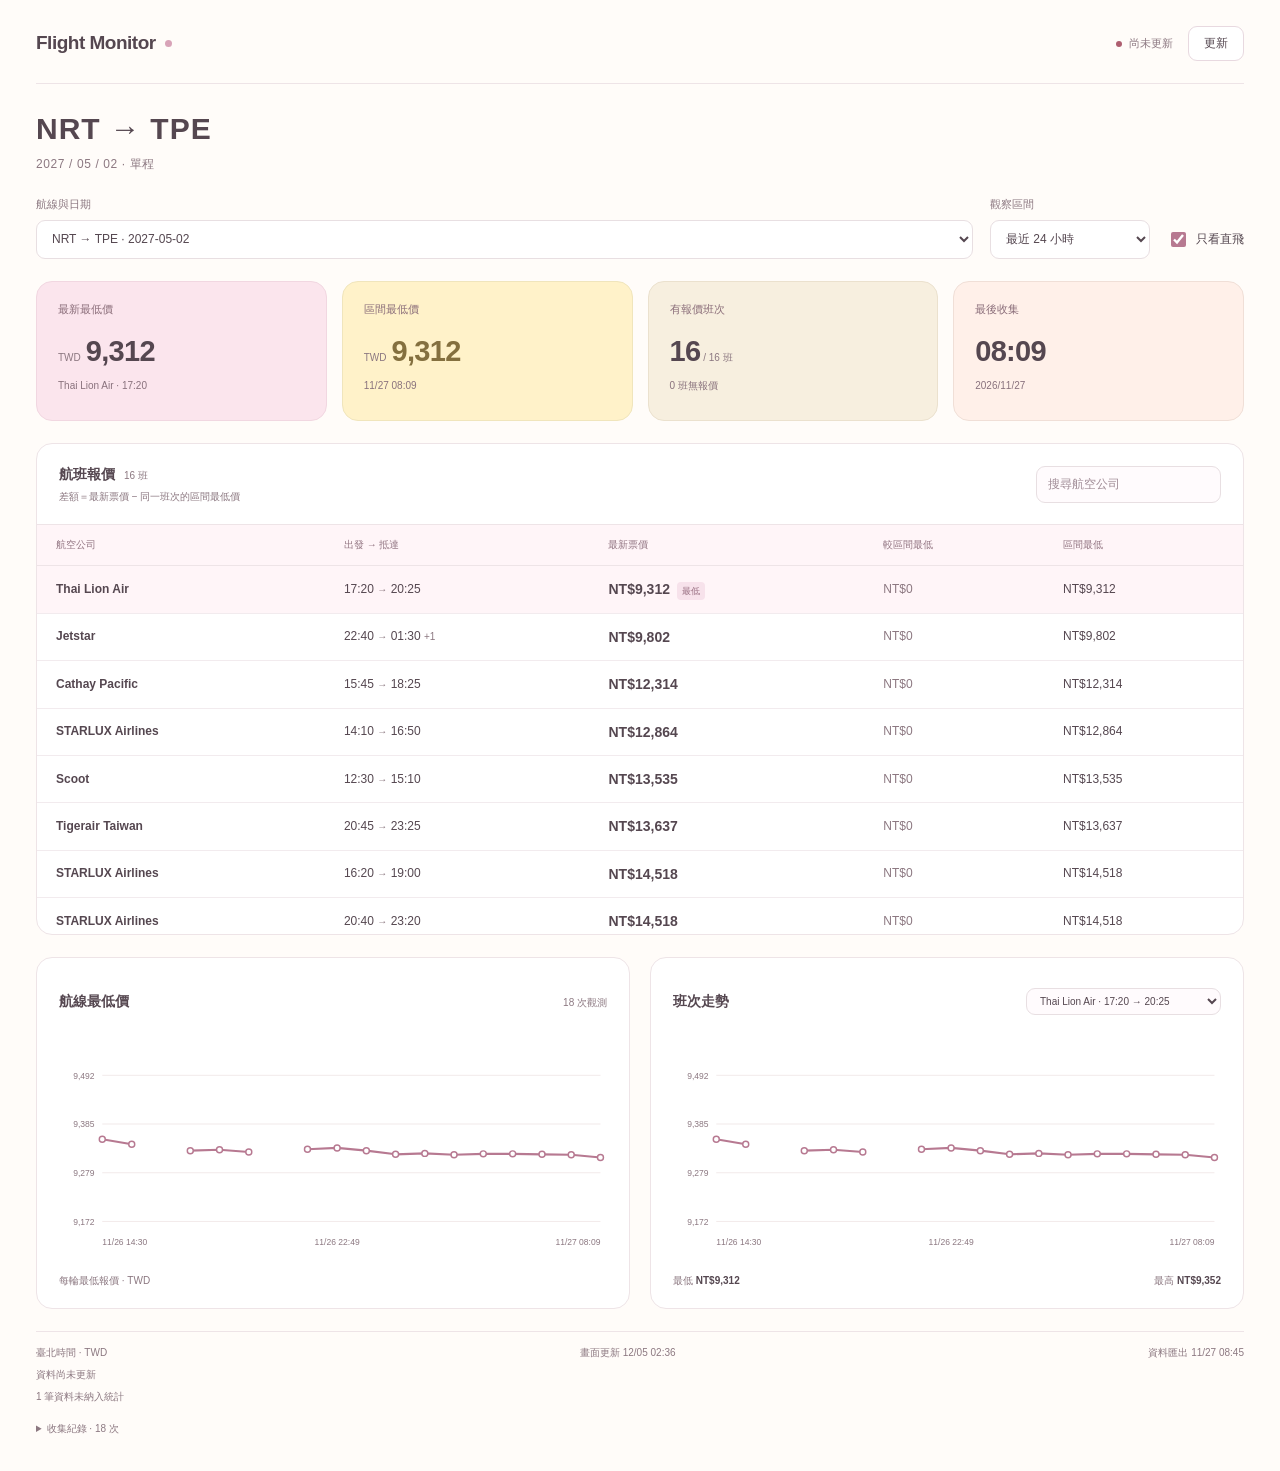
<file: docs/index.html>
<!doctype html>
<html lang="zh-Hant" data-source="json">
  <head>
    <meta charset="utf-8">
    <meta name="viewport" content="width=device-width, initial-scale=1">
    <title>Flight Monitor</title>
    <link rel="icon" href="data:,">
    <link rel="stylesheet" href="./frontend/dashboard.css">
    <script src="./frontend/dashboard.js" defer></script>
  </head>
  <body>
    <main class="dashboard">
      <header class="page-header">
        <div class="brand">Flight Monitor<span class="brand-dot" aria-hidden="true"></span></div>
        <div class="header-actions">
          <span class="connection-status" id="live" role="status">
            <span class="status-dot" aria-hidden="true"></span>
            <span id="liveText">載入中</span>
          </span>
          <button class="button" id="refresh" type="button">更新</button>
        </div>
      </header>

      <section class="route-heading" aria-label="目前航線">
        <h1 id="routeTitle">機票追蹤</h1>
        <p id="routeDescription"></p>
      </section>

      <section class="filters" aria-label="篩選條件">
        <div class="field field-route">
          <label for="route">航線與日期</label>
          <select id="route"><option value="">載入中…</option></select>
        </div>
        <div class="field">
          <label for="hours">觀察區間</label>
          <select id="hours">
            <option value="24">最近 24 小時</option>
            <option value="168">最近 7 天</option>
            <option value="720">最近 30 天</option>
            <option value="0">全部歷史</option>
          </select>
        </div>
        <label class="checkbox-label">
          <input id="nonstop" type="checkbox" checked>
          只看直飛
        </label>
      </section>

      <section class="metrics" aria-label="報價摘要">
        <article class="metric-card metric-pink">
          <h2>最新最低價</h2>
          <p class="metric-value" id="currentPrice">—</p>
          <p class="metric-detail" id="currentFlight">—</p>
        </article>
        <article class="metric-card metric-yellow">
          <h2>區間最低價</h2>
          <p class="metric-value" id="historyPrice">—</p>
          <p class="metric-detail" id="historyTime">—</p>
        </article>
        <article class="metric-card metric-cream">
          <h2>有報價班次</h2>
          <p class="metric-value" id="quoteCount">—</p>
          <p class="metric-detail" id="quoteNote">—</p>
        </article>
        <article class="metric-card metric-peach">
          <h2>最後收集</h2>
          <p class="metric-value" id="lastTime">—</p>
          <p class="metric-detail" id="lastDate">—</p>
        </article>
      </section>

      <section class="panel flights-panel" aria-labelledby="flightsTitle">
        <div class="panel-header">
          <div>
            <h2 id="flightsTitle">航班報價 <span class="count" id="tableCount"></span></h2>
            <p class="caption" id="comparisonTime"></p>
          </div>
          <input class="search" id="search" type="search" placeholder="搜尋航空公司" aria-label="搜尋航空公司">
        </div>
        <div class="table-scroll">
          <table>
            <thead>
              <tr>
                <th scope="col">航空公司</th>
                <th scope="col">出發 → 抵達</th>
                <th scope="col">最新票價</th>
                <th scope="col">較區間最低</th>
                <th scope="col">區間最低</th>
              </tr>
            </thead>
            <tbody id="flightTable"></tbody>
          </table>
          <div class="empty-state" id="tableEmpty" hidden>沒有符合條件的航班</div>
        </div>
      </section>

      <section class="charts" aria-label="價格走勢">
        <article class="panel chart-panel">
          <div class="panel-header">
            <h2>航線最低價</h2>
            <span class="caption" id="historyCount"></span>
          </div>
          <div class="chart" id="routeChart"></div>
          <p class="chart-caption">每輪最低報價 · TWD</p>
        </article>
        <article class="panel chart-panel">
          <div class="panel-header">
            <h2>班次走勢</h2>
            <label class="visually-hidden" for="flightSelect">選擇班次</label>
            <select id="flightSelect" class="flight-select"></select>
          </div>
          <div class="chart" id="flightChart"></div>
          <div class="flight-range" id="flightRange"></div>
        </article>
      </section>

      <footer class="page-footer">
        <div class="footer-meta">
          <span>臺北時間 · TWD</span>
          <span id="renderTime"></span>
          <span id="exportTime"></span>
        </div>
        <div id="alerts" class="status-notes" aria-live="polite"></div>
        <details class="collection-details">
          <summary id="qualityTitle">收集紀錄</summary>
          <div class="table-scroll">
            <table>
              <thead><tr><th>查詢</th><th>時間</th><th>狀態</th><th>訊息</th></tr></thead>
              <tbody id="checksTable"></tbody>
            </table>
          </div>
          <p class="technical-note">以航空公司、起降時間、飛行時間及轉機數配對班次。圖表空缺表示該輪無報價；航線最低價可能來自不同班次。報價與行李條件以訂票頁面為準。</p>
        </details>
      </footer>
    </main>

  </body>
</html>
</file>
<file: docs/frontend/dashboard.css>
/* 色彩 */
:root {
  --background: #fffcf9;
  --surface: #ffffff;
  --text: #554750;
  --muted: #8c7881;
  --border: #eee4e7;
  --accent: #b77991;
  --accent-light: #fff2f6;
  --pink: #fbe5ed;
  --yellow: #fff2c9;
  --cream: #f7efdf;
  --peach: #fff0e9;
  --positive: #4e7b68;
  --negative: #ae5e70;
  --chart-line: #b77991;
  --chart-grid: #f0e7e7;
  --chart-label: #8c7881;
  --radius: 16px;
}

/* 基礎 */
* { box-sizing: border-box; }
[hidden] { display: none !important; }
body {
  margin: 0;
  background: var(--background);
  color: var(--text);
  font: 14px/1.6 "Segoe UI", "Microsoft JhengHei", sans-serif;
  -webkit-font-smoothing: antialiased;
}
button, input, select { font: inherit; }
button, select, summary { cursor: pointer; }
button:focus-visible, input:focus-visible, select:focus-visible, summary:focus-visible {
  outline: 3px solid #e5bdcd;
  outline-offset: 3px;
}
button:disabled { cursor: wait; opacity: .55; }
h1, h2, p { margin: 0; }
h2 { font-size: 14px; font-weight: 600; }
.visually-hidden {
  position: absolute;
  width: 1px;
  height: 1px;
  padding: 0;
  overflow: hidden;
  clip-path: inset(50%);
  white-space: nowrap;
}

/* 頁面 */
.dashboard { width: min(1360px, 100%); margin: 0 auto; padding: 26px 36px 30px; }
.page-header, .header-actions, .panel-header, .footer-meta {
  display: flex;
  justify-content: space-between;
  align-items: center;
  gap: 16px;
}
.page-header { padding-bottom: 22px; border-bottom: 1px solid var(--border); }
.brand { display: flex; align-items: center; gap: 9px; font-size: 19px; font-weight: 650; letter-spacing: -.5px; }
.brand-dot { width: 7px; height: 7px; border-radius: 50%; background: #d8a3b8; }
.header-actions { gap: 15px; }
.connection-status { display: inline-flex; align-items: center; gap: 7px; font-size: 11px; color: var(--muted); }
.status-dot { width: 6px; height: 6px; border-radius: 50%; background: var(--positive); }
.connection-status.bad .status-dot { background: var(--negative); }
.button { padding: 7px 15px; border: 1px solid #e8d9e0; border-radius: 9px; background: var(--surface); color: var(--text); font-size: 12px; }
.button:hover { background: var(--accent-light); }
.route-heading { padding: 25px 0 22px; }
.route-heading h1 { font-size: 30px; font-weight: 650; line-height: 1.3; letter-spacing: 1px; }
.route-heading p { margin-top: 7px; color: var(--muted); font-size: 12px; letter-spacing: .6px; min-height: 19px; }

/* 篩選 */
.filters { display: grid; grid-template-columns: minmax(220px, 1fr) 160px auto; align-items: end; gap: 17px; margin-bottom: 22px; }
.field { display: grid; gap: 6px; min-width: 0; }
.field label { font-size: 11px; color: var(--muted); }
.field select, .search, .flight-select { border: 1px solid #e8dfe2; border-radius: 9px; color: var(--text); background: var(--surface); min-width: 0; }
.field select { height: 39px; padding: 0 11px; width: 100%; font-size: 12px; }
.checkbox-label { display: flex; align-items: center; gap: 7px; height: 39px; white-space: nowrap; font-size: 12px; }
.checkbox-label input { accent-color: var(--accent); width: 15px; height: 15px; }

/* 摘要 */
.metrics { display: grid; grid-template-columns: repeat(4, minmax(0, 1fr)); gap: 15px; margin-bottom: 22px; }
.metric-card { padding: 19px 21px; border-radius: var(--radius); border: 1px solid #eddfdf; min-height: 140px; }
.metric-pink { background: var(--pink); border-color: #f1d7e1; }
.metric-yellow { background: var(--yellow); border-color: #f0e5bc; }
.metric-cream { background: var(--cream); border-color: #ebe1ce; }
.metric-peach { background: var(--peach); border-color: #f0dfd7; }
.metric-card h2 { color: #8a6d79; font-size: 11px; font-weight: 500; }
.metric-value { font-size: 29px; font-weight: 650; line-height: 1.2; letter-spacing: -.7px; margin-top: 15px; font-variant-numeric: tabular-nums; }
.metric-value small { color: var(--muted); font-size: 10px; font-weight: 500; letter-spacing: 0; margin-right: 5px; }
.metric-yellow .metric-value { color: #84703f; }
.metric-detail { color: #89727d; font-size: 10px; margin-top: 10px; overflow-wrap: anywhere; }

/* 表格 */
.panel { background: var(--surface); border: 1px solid var(--border); border-radius: var(--radius); overflow: hidden; }
.panel-header { padding: 19px 22px; min-height: 75px; }
.caption, .count { color: var(--muted); font-size: 10px; font-weight: 400; }
.panel-header .caption { margin-top: 4px; }
.count { margin-left: 5px; }
.search { padding: 8px 11px; width: 185px; font-size: 12px; background: #fffbfd; }
.search::placeholder { color: #a08c96; }
.table-scroll { overflow: auto; }
.flights-panel .table-scroll { max-height: 410px; }
table { border-collapse: separate; border-spacing: 0; width: 100%; text-align: left; white-space: nowrap; }
th { position: sticky; top: 0; z-index: 1; background: #fff5f8; font-size: 10px; font-weight: 500; color: #927582; border-top: 1px solid var(--border); border-bottom: 1px solid var(--border); }
th, td { padding: 12px 19px; }
td { font-size: 12px; border-bottom: 1px solid #f2ebee; }
tr:last-child td { border-bottom: none; }
tbody tr:hover, tbody tr.selected { background: #fff5f8; }
.airline-button { background: none; border: none; padding: 0; text-align: left; }
.airline-button { color: var(--text); font-size: 12px; font-weight: 600; }
.airline-button:hover { color: var(--accent); }
.flight-time { font-variant-numeric: tabular-nums; }
.flight-time small { font-size: 10px; color: var(--muted); }
.price { font-weight: 650; font-size: 14px; font-variant-numeric: tabular-nums; }
.badge { display: inline-block; margin-left: 7px; padding: 2px 5px; border-radius: 4px; background: #f7e2eb; color: #986e81; font-size: 9px; vertical-align: middle; }
.positive { color: var(--positive); }
.negative { color: var(--negative); }
.muted { color: var(--muted); }
.empty-state { min-height: 150px; display: flex; align-items: center; justify-content: center; color: var(--muted); font-size: 12px; }

/* 圖表 */
.charts { display: grid; grid-template-columns: repeat(2, minmax(0, 1fr)); gap: 20px; margin-top: 22px; }
.chart-panel .panel-header { padding-bottom: 8px; }
.flight-select { max-width: 65%; padding: 6px 9px; font-size: 10px; background: #fffbfd; }
.chart { height: 240px; padding: 7px 14px 0; }
.chart svg { width: 100%; height: 100%; display: block; }
.chart-grid { stroke: var(--chart-grid); }
.chart-label { fill: var(--chart-label); font-size: 10px; }
.chart-line { fill: none; stroke: var(--chart-line); stroke-width: 2.5; stroke-linejoin: round; }
.chart-point { fill: var(--surface); stroke: var(--chart-line); stroke-width: 1.7; }
.chart-caption, .flight-range { min-height: 35px; padding: 0 22px 15px; color: var(--muted); font-size: 10px; }
.flight-range { display: flex; justify-content: space-between; gap: 12px; }
.flight-range b { color: var(--text); font-weight: 600; }

/* 頁尾與原文 */
.page-footer { margin-top: 22px; padding-top: 13px; border-top: 1px solid var(--border); color: var(--muted); font-size: 10px; }
.status-notes p { margin-top: 5px; line-height: 1.7; }
.collection-details { margin-top: 12px; }
.collection-details summary { width: fit-content; padding: 4px 0; }
.collection-details .table-scroll { max-height: 230px; margin-top: 9px; border: 1px solid var(--border); border-radius: 9px; }
.collection-details th, .collection-details td { padding: 9px 12px; font-size: 10px; }
.technical-note { margin-top: 9px; line-height: 1.8; }

/* 小螢幕 */
@media (max-width: 1000px) {
  .dashboard { padding: 22px 24px; }
  .filters { grid-template-columns: minmax(180px, 1fr) 135px auto; gap: 12px; }
  .metrics { gap: 11px; }
  .metric-card { padding: 17px; }
  .metric-value { font-size: 26px; }
  .charts { gap: 15px; }
}
@media (max-width: 760px) {
  .dashboard { padding: 18px 16px 24px; }
  .page-header { padding-bottom: 17px; }
  .header-actions { gap: 10px; }
  .brand { font-size: 17px; }
  .connection-status { font-size: 10px; }
  .route-heading { padding: 21px 0; }
  .route-heading h1 { font-size: 27px; }
  .filters { grid-template-columns: 1fr 1fr; }
  .field-route { grid-column: 1 / -1; }
  .checkbox-label { grid-column: 1 / -1; height: 26px; }
  .metrics { grid-template-columns: repeat(2, minmax(0, 1fr)); }
  .metric-card { min-height: 135px; }
  .charts { grid-template-columns: 1fr; }
  .panel-header { padding: 16px; gap: 10px; flex-wrap: wrap; }
  .search { width: 150px; }
  th, td { padding: 11px 15px; }
  .footer-meta { align-items: flex-start; flex-wrap: wrap; gap: 5px; }
}
</file>
